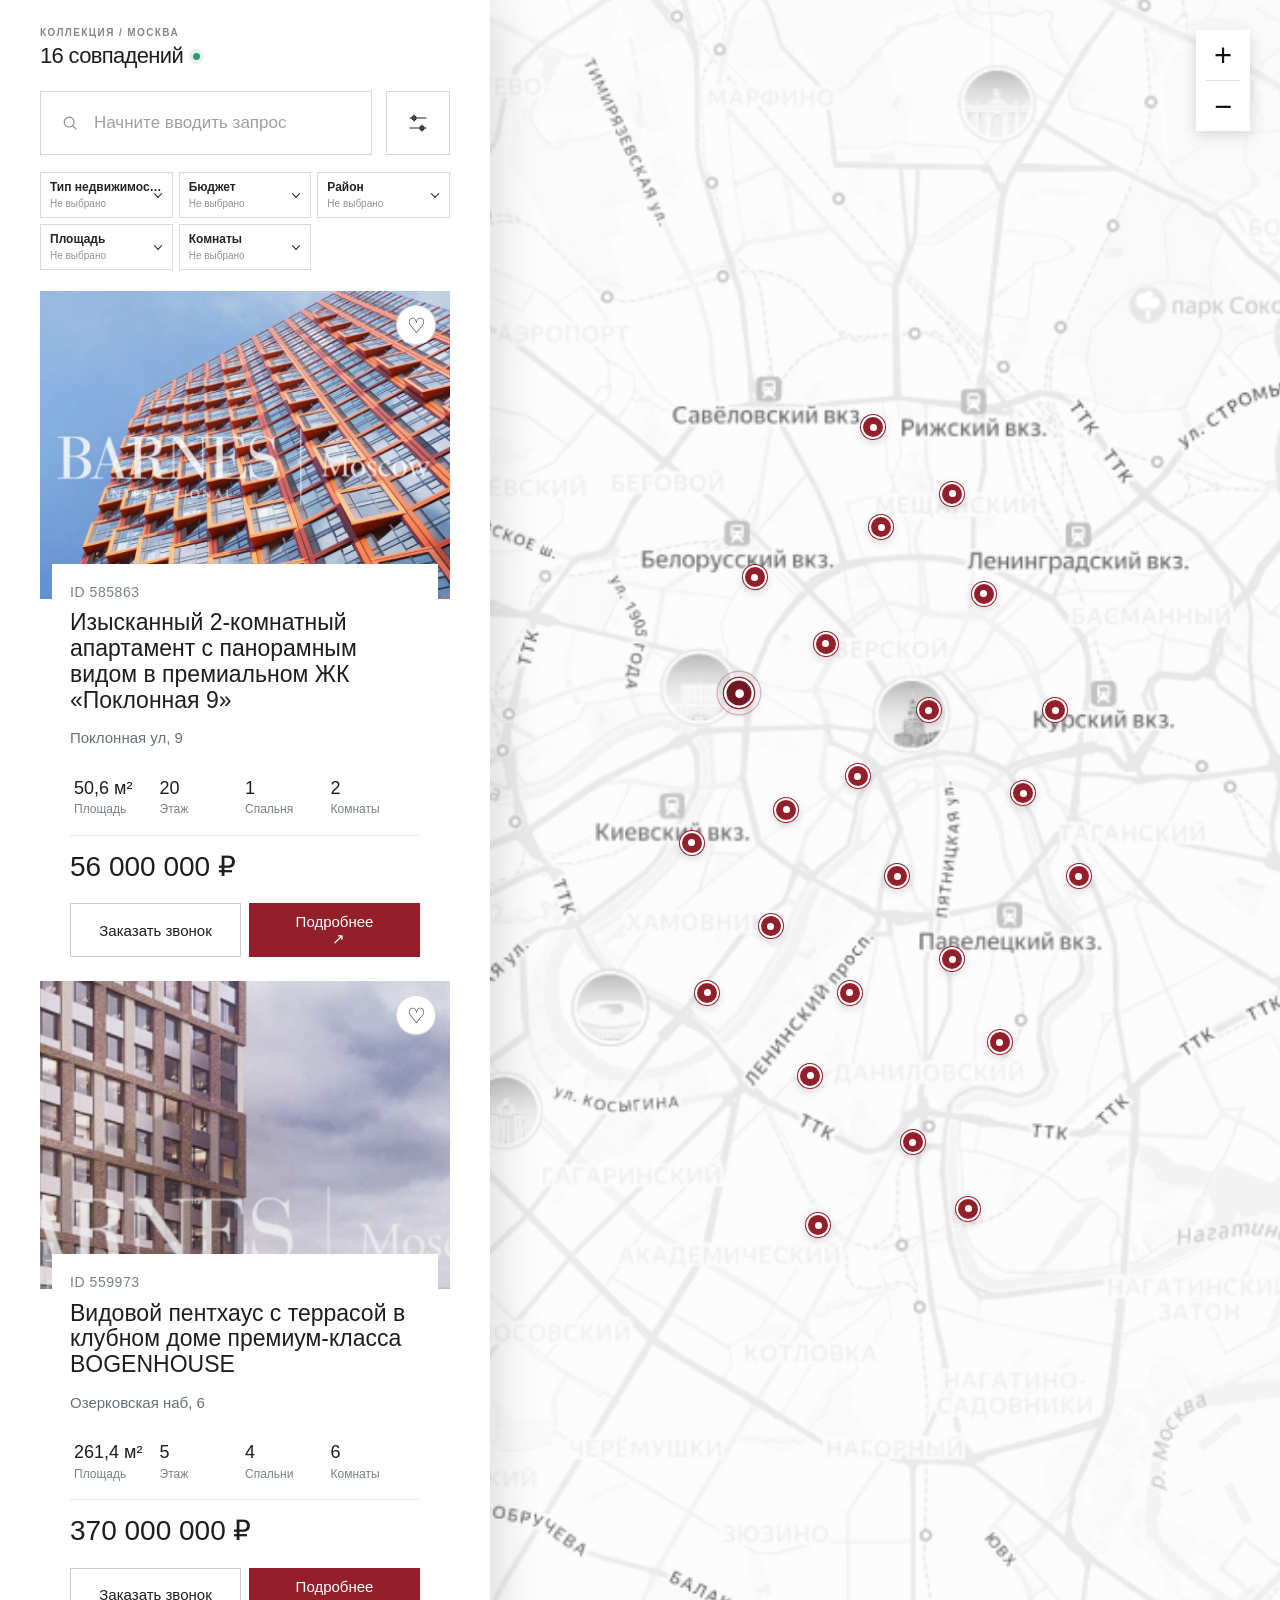
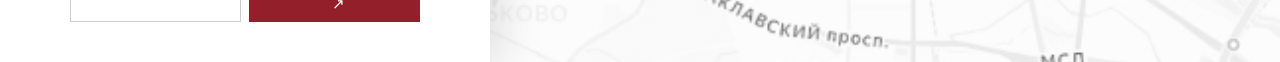
<file: index.html>
<!doctype html>
<html lang="ru">
  <head>
    <meta charset="UTF-8" />
    <meta name="viewport" content="width=device-width, initial-scale=1.0" />
    <meta name="description" content="Поиск премиальной недвижимости на карте Москвы с быстрыми фильтрами." />
    <meta name="theme-color" content="#f7f7f5" />
    <title>Поиск недвижимости на карте</title>
    <link rel="stylesheet" href="./styles.css" />
  </head>
  <body>
    <a class="skip-link" href="#map">Перейти к карте</a>

    <main class="app-shell">
      <aside class="results-panel" aria-label="Результаты поиска">
        <header class="panel-header">
          <p class="eyebrow">Коллекция / Москва</p>
          <div class="heading-row">
            <h1 id="result-title">16 совпадений</h1>
            <span class="live-indicator" aria-label="Поиск обновляется"></span>
          </div>

          <div class="search-row">
            <label class="search-field" for="search-input">
              <svg aria-hidden="true" viewBox="0 0 24 24" width="18" height="18">
                <circle cx="10.8" cy="10.8" r="6.6"></circle>
                <path d="m16 16 4.5 4.5"></path>
              </svg>
              <input id="search-input" type="search" placeholder="Начните вводить запрос" autocomplete="off" />
            </label>
            <button class="icon-button" id="advanced-filter-button" type="button" aria-expanded="false" aria-controls="filter-drawer" aria-label="Открыть все фильтры">
              <svg aria-hidden="true" viewBox="0 0 24 24" width="24" height="24">
                <path d="M4 7h16M4 17h16M8 4v6M16 14v6"></path>
                <circle cx="8" cy="7" r="2"></circle>
                <circle cx="16" cy="17" r="2"></circle>
              </svg>
            </button>
          </div>

          <div class="map-quick-menu" id="quick-menu">
            <div class="quick-menu__header">
            </div>
            <div class="quick-filter-list" id="quick-filter-list"></div>
            <div class="filter-popover" id="filter-popover" hidden>
              <div class="filter-popover__header">
                <span id="popover-title">Фильтр</span>
                <button class="popover-close" id="popover-close" type="button" aria-label="Закрыть фильтр">×</button>
              </div>
              <div class="filter-options" id="filter-options"></div>
            </div>
          </div>

          <div class="applied-row" aria-live="polite">
            <button class="text-button" id="clear-filters" type="button" hidden>Сбросить</button>
          </div>
          <div class="applied-filters" id="applied-filters"></div>
        </header>

        <section class="property-list" id="property-list" aria-label="Найденные объекты">
          <article class="property-card" data-search="поклонная апартамент премиум квартира цао">
            <div class="property-image">
              <img src="./assets/project-figma.jpg" alt="Фасад жилого комплекса Barnes Moscow" />
              <button class="save-button" type="button" aria-label="Добавить в избранное" aria-pressed="false">♡</button>
            </div>
            <div class="property-card__body">
              <span class="property-id">ID 585863</span>
              <h2 class="property-card__name">Изысканный 2-комнатный апартамент с панорамным видом в премиальном ЖК «Поклонная 9»</h2>
              <p class="property-address">Поклонная ул, 9</p>
              <div class="property-meta" aria-label="Характеристики объекта">
                <span><strong>50,6 м²</strong><small>Площадь</small></span>
                <span><strong>20</strong><small>Этаж</small></span>
                <span><strong>1</strong><small>Спальня</small></span>
                <span><strong>2</strong><small>Комнаты</small></span>
              </div>
              <p class="property-price">56 000 000 ₽</p>
            </div>
            <div class="property-card__actions">
              <button class="card-action card-action--secondary" type="button">Заказать звонок</button>
              <a class="card-action card-action--primary" href="#details">Подробнее <span aria-hidden="true">↗</span></a>
            </div>
          </article>

          <article class="property-card" data-search="bogenhouse пентхаус премиум квартира цао">
            <div class="property-image property-image--second">
              <img src="./assets/project-second.jpg" alt="Архитектура жилого комплекса в Москве" />
              <button class="save-button" type="button" aria-label="Добавить в избранное" aria-pressed="false">♡</button>
            </div>
            <div class="property-card__body">
              <span class="property-id">ID 559973</span>
              <h2 class="property-card__name">Видовой пентхаус с террасой в клубном доме премиум-класса BOGENHOUSE</h2>
              <p class="property-address">Озерковская наб, 6</p>
              <div class="property-meta" aria-label="Характеристики объекта">
                <span><strong>261,4 м²</strong><small>Площадь</small></span>
                <span><strong>5</strong><small>Этаж</small></span>
                <span><strong>4</strong><small>Спальни</small></span>
                <span><strong>6</strong><small>Комнаты</small></span>
              </div>
              <p class="property-price">370 000 000 ₽</p>
            </div>
            <div class="property-card__actions">
              <button class="card-action card-action--secondary" type="button">Заказать звонок</button>
              <a class="card-action card-action--primary" href="#details">Подробнее <span aria-hidden="true">↗</span></a>
            </div>
          </article>
        </section>
      </aside>

      <section class="map-area" id="map" aria-label="Карта объектов недвижимости">
        <div class="map-background" aria-hidden="true"></div>
        <div class="map-wash" aria-hidden="true"></div>

        <div class="mobile-map-toolbar" aria-label="Инструменты карты">
          <button class="mobile-filter-button" id="mobile-filter-button" type="button" aria-expanded="false" aria-controls="filter-drawer" aria-label="Открыть фильтры">
            <svg aria-hidden="true" viewBox="0 0 24 24" width="24" height="24">
              <path d="M4 7h16M4 17h16M8 4v6M16 14v6"></path>
              <circle cx="8" cy="7" r="2"></circle>
              <circle cx="16" cy="17" r="2"></circle>
            </svg>
          </button>
        </div>

        <div class="map-controls" aria-label="Управление масштабом карты">
          <button type="button" id="zoom-in" aria-label="Увеличить масштаб">+</button>
          <span></span>
          <button type="button" id="zoom-out" aria-label="Уменьшить масштаб">−</button>
        </div>

        <div class="map-markers" id="map-markers" aria-label="Объекты на карте"></div>

        <aside class="mobile-object-card" id="mobile-object-card" hidden aria-live="polite">
          <button class="mobile-object-card__close" id="mobile-object-close" type="button" aria-label="Закрыть информацию об объекте">×</button>
          <img class="mobile-object-card__image" id="mobile-object-image" src="./assets/project-figma.jpg" alt="" />
          <span class="mobile-object-card__id" id="mobile-object-id"></span>
          <h2 id="mobile-object-title"></h2>
          <p class="mobile-object-card__address" id="mobile-object-address"></p>
          <div class="mobile-object-card__stats" id="mobile-object-stats"></div>
          <strong class="mobile-object-card__price" id="mobile-object-price"></strong>
        </aside>

        <aside class="filter-drawer" id="filter-drawer" hidden aria-label="Все фильтры">
          <button class="filter-backdrop" id="drawer-backdrop" type="button" aria-label="Закрыть все фильтры"></button>
          <div class="filter-dialog" role="dialog" aria-modal="true" aria-labelledby="drawer-title">
            <div class="filter-drawer__header">
              <h2 id="drawer-title">Фильтры</h2>
              <button class="popover-close" id="drawer-close" type="button" aria-label="Закрыть все фильтры">×</button>
            </div>
            <div class="drawer-groups" id="drawer-groups"></div>
            <div class="filter-drawer__footer">
              <button class="reset-button" id="reset-filters" type="button">Сбросить фильтры</button>
              <button class="apply-button" id="apply-filters" type="button">Применить</button>
            </div>
          </div>
        </aside>
      </section>
    </main>

    <script src="./app.js" defer></script>
  </body>
</html>
</file>
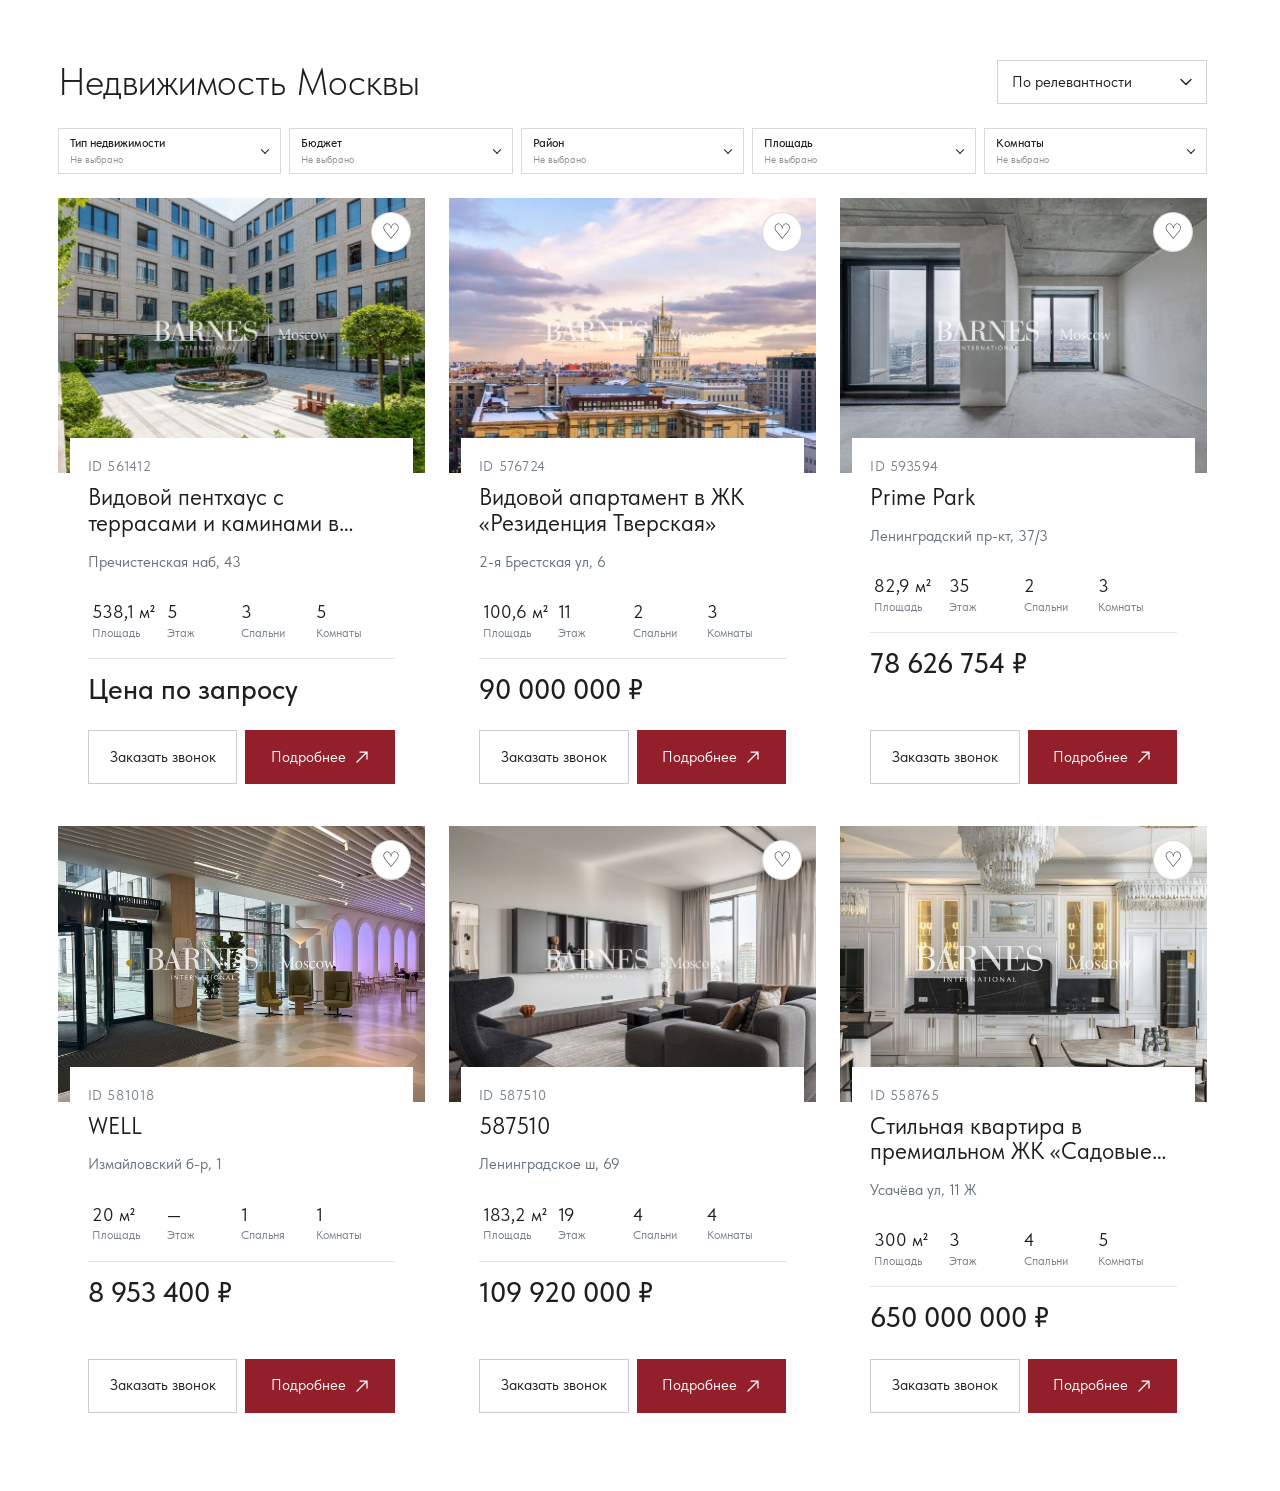
<file: listing.html>
<!doctype html>
<html lang="ru">
  <head>
    <meta charset="UTF-8" />
    <meta name="viewport" content="width=device-width, initial-scale=1.0" />
    <meta name="description" content="Каталог городской недвижимости Москвы: квартиры, апартаменты и пентхаусы." />
    <meta name="theme-color" content="#ffffff" />
    <title>Недвижимость Москвы — каталог</title>
    <link rel="stylesheet" href="./listing.css?v=20260930-5" />
  </head>
  <body>
    <main>
      <section class="catalog" aria-labelledby="catalog-title">
        <div class="catalog__inner">
          <header class="catalog__header">
            <h1 id="catalog-title">Недвижимость Москвы</h1>
            <label class="sort-control">
              <span class="visually-hidden">Сортировка</span>
              <select id="sort-select" aria-label="Сортировка объектов">
                <option value="relevance">По релевантности</option>
                <option value="price-asc">Цена меньше</option>
                <option value="price-desc">Цена больше</option>
                <option value="area-asc">Площадь меньше</option>
                <option value="area-desc">Площадь больше</option>
              </select>
            </label>
          </header>

          <div class="quick-filters" id="quick-filters" aria-label="Быстрые фильтры">
            <button class="quick-filter" type="button" data-filter="type" aria-expanded="false">
              <span class="quick-filter__label">Тип недвижимости</span>
              <span class="quick-filter__value">Не выбрано</span>
              <span class="quick-filter__chevron" aria-hidden="true"></span>
            </button>
            <button class="quick-filter" type="button" data-filter="budget" aria-expanded="false">
              <span class="quick-filter__label">Бюджет</span>
              <span class="quick-filter__value">Не выбрано</span>
              <span class="quick-filter__chevron" aria-hidden="true"></span>
            </button>
            <button class="quick-filter" type="button" data-filter="district" aria-expanded="false">
              <span class="quick-filter__label">Район</span>
              <span class="quick-filter__value">Не выбрано</span>
              <span class="quick-filter__chevron" aria-hidden="true"></span>
            </button>
            <button class="quick-filter" type="button" data-filter="area" aria-expanded="false">
              <span class="quick-filter__label">Площадь</span>
              <span class="quick-filter__value">Не выбрано</span>
              <span class="quick-filter__chevron" aria-hidden="true"></span>
            </button>
            <button class="quick-filter" type="button" data-filter="rooms" aria-expanded="false">
              <span class="quick-filter__label">Комнаты</span>
              <span class="quick-filter__value">Не выбрано</span>
              <span class="quick-filter__chevron" aria-hidden="true"></span>
            </button>
            <div class="quick-filter-popover" id="quick-filter-popover" hidden role="dialog" aria-label="Выбор фильтра">
              <div class="quick-filter-popover__header">
                <span id="quick-filter-popover-title">Фильтр</span>
                <button class="quick-filter-popover__close" id="quick-filter-popover-close" type="button" aria-label="Закрыть фильтр">×</button>
              </div>
              <div class="quick-filter-popover__options" id="quick-filter-popover-options"></div>
            </div>
          </div>

          <ul class="catalog__list" id="catalog-list">
            <li class="catalog__item" data-order="1">
              <article class="apartment-card" data-price="0" data-area="538.1" data-type="Пентхаус" data-budget="от 200 млн ₽" data-district="Хамовники" data-rooms="5+">
                <div class="apartment-card__media">
                  <a class="apartment-card__media-link" href="https://barn-estate.ru/vtorichnaya-nedvizhimost/561412/" aria-label="Открыть объект CARRE BLANC">
                    <img class="apartment-card__image" src="./assets/listing-01.jpg" alt="Пентхаус CARRE BLANC" />
                  </a>
                  <button class="apartment-card__favorite" type="button" aria-pressed="false" aria-label="Добавить в избранное">♡</button>
                </div>
                <div class="apartment-card__body">
                  <span class="apartment-card__id">ID 561412</span>
                  <a class="apartment-card__name" href="https://barn-estate.ru/vtorichnaya-nedvizhimost/561412/">Видовой пентхаус с террасами и каминами в премиальном клубном доме CARRE BLANC</a>
                  <p class="apartment-card__address">Пречистенская наб, 43</p>
                  <div class="apartment-card__stats" aria-label="Характеристики объекта">
                    <span><strong>538,1 м²</strong><small>Площадь</small></span>
                    <span><strong>5</strong><small>Этаж</small></span>
                    <span><strong>3</strong><small>Спальни</small></span>
                    <span><strong>5</strong><small>Комнаты</small></span>
                  </div>
                  <p class="apartment-card__price">Цена по запросу</p>
                </div>
                <div class="apartment-card__actions">
                  <button class="card-action card-action--secondary" type="button">Заказать звонок</button>
                  <a class="card-action card-action--primary" href="https://barn-estate.ru/vtorichnaya-nedvizhimost/561412/">Подробнее <span class="card-action__arrow" aria-hidden="true"><svg viewBox="0 0 16 16" fill="none"><path d="M3 13 13 3M6 3h7v7" stroke="currentColor" stroke-linecap="round" stroke-linejoin="round" stroke-width="1.25" /></svg></span></a>
                </div>
              </article>
            </li>

            <li class="catalog__item" data-order="2">
              <article class="apartment-card" data-price="90000000" data-area="100.6" data-type="Апартаменты" data-budget="50–100 млн ₽" data-district="ЦАО" data-rooms="2–3">
                <div class="apartment-card__media">
                  <a class="apartment-card__media-link" href="https://barn-estate.ru/vtorichnaya-nedvizhimost/576724/" aria-label="Открыть объект в ЖК Резиденция Тверская">
                    <img class="apartment-card__image" src="./assets/listing-02.jpg" alt="Апартамент в ЖК Резиденция Тверская" />
                  </a>
                  <button class="apartment-card__favorite" type="button" aria-pressed="false" aria-label="Добавить в избранное">♡</button>
                </div>
                <div class="apartment-card__body">
                  <span class="apartment-card__id">ID 576724</span>
                  <a class="apartment-card__name" href="https://barn-estate.ru/vtorichnaya-nedvizhimost/576724/">Видовой апартамент в ЖК «Резиденция Тверская»</a>
                  <p class="apartment-card__address">2-я Брестская ул, 6</p>
                  <div class="apartment-card__stats" aria-label="Характеристики объекта">
                    <span><strong>100,6 м²</strong><small>Площадь</small></span>
                    <span><strong>11</strong><small>Этаж</small></span>
                    <span><strong>2</strong><small>Спальни</small></span>
                    <span><strong>3</strong><small>Комнаты</small></span>
                  </div>
                  <p class="apartment-card__price">90 000 000 ₽</p>
                </div>
                <div class="apartment-card__actions">
                  <button class="card-action card-action--secondary" type="button">Заказать звонок</button>
                  <a class="card-action card-action--primary" href="https://barn-estate.ru/vtorichnaya-nedvizhimost/576724/">Подробнее <span class="card-action__arrow" aria-hidden="true"><svg viewBox="0 0 16 16" fill="none"><path d="M3 13 13 3M6 3h7v7" stroke="currentColor" stroke-linecap="round" stroke-linejoin="round" stroke-width="1.25" /></svg></span></a>
                </div>
              </article>
            </li>

            <li class="catalog__item" data-order="3">
              <article class="apartment-card" data-price="78626754" data-area="82.9" data-type="Квартира" data-budget="50–100 млн ₽" data-district="Пресненский" data-rooms="2–3">
                <div class="apartment-card__media">
                  <a class="apartment-card__media-link" href="https://barn-estate.ru/vtorichnaya-nedvizhimost/593594/" aria-label="Открыть объект Prime Park">
                    <img class="apartment-card__image" src="./assets/listing-03.jpg" alt="Prime Park" />
                  </a>
                  <button class="apartment-card__favorite" type="button" aria-pressed="false" aria-label="Добавить в избранное">♡</button>
                </div>
                <div class="apartment-card__body">
                  <span class="apartment-card__id">ID 593594</span>
                  <a class="apartment-card__name" href="https://barn-estate.ru/vtorichnaya-nedvizhimost/593594/">Prime Park</a>
                  <p class="apartment-card__address">Ленинградский пр-кт, 37/3</p>
                  <div class="apartment-card__stats" aria-label="Характеристики объекта">
                    <span><strong>82,9 м²</strong><small>Площадь</small></span>
                    <span><strong>35</strong><small>Этаж</small></span>
                    <span><strong>2</strong><small>Спальни</small></span>
                    <span><strong>3</strong><small>Комнаты</small></span>
                  </div>
                  <p class="apartment-card__price">78 626 754 ₽</p>
                </div>
                <div class="apartment-card__actions">
                  <button class="card-action card-action--secondary" type="button">Заказать звонок</button>
                  <a class="card-action card-action--primary" href="https://barn-estate.ru/vtorichnaya-nedvizhimost/593594/">Подробнее <span class="card-action__arrow" aria-hidden="true"><svg viewBox="0 0 16 16" fill="none"><path d="M3 13 13 3M6 3h7v7" stroke="currentColor" stroke-linecap="round" stroke-linejoin="round" stroke-width="1.25" /></svg></span></a>
                </div>
              </article>
            </li>

            <li class="catalog__item" data-order="4">
              <article class="apartment-card" data-price="8953400" data-area="20" data-type="Апартаменты" data-budget="до 50 млн ₽" data-district="ЦАО" data-rooms="1">
                <div class="apartment-card__media">
                  <a class="apartment-card__media-link" href="https://barn-estate.ru/novostroyki/581018/" aria-label="Открыть объект WELL">
                    <img class="apartment-card__image" src="./assets/listing-04.jpg" alt="WELL" />
                  </a>
                  <button class="apartment-card__favorite" type="button" aria-pressed="false" aria-label="Добавить в избранное">♡</button>
                </div>
                <div class="apartment-card__body">
                  <span class="apartment-card__id">ID 581018</span>
                  <a class="apartment-card__name" href="https://barn-estate.ru/novostroyki/581018/">WELL</a>
                  <p class="apartment-card__address">Измайловский б-р, 1</p>
                  <div class="apartment-card__stats" aria-label="Характеристики объекта">
                    <span><strong>20 м²</strong><small>Площадь</small></span>
                    <span><strong>—</strong><small>Этаж</small></span>
                    <span><strong>1</strong><small>Спальня</small></span>
                    <span><strong>1</strong><small>Комнаты</small></span>
                  </div>
                  <p class="apartment-card__price">8 953 400 ₽</p>
                </div>
                <div class="apartment-card__actions">
                  <button class="card-action card-action--secondary" type="button">Заказать звонок</button>
                  <a class="card-action card-action--primary" href="https://barn-estate.ru/novostroyki/581018/">Подробнее <span class="card-action__arrow" aria-hidden="true"><svg viewBox="0 0 16 16" fill="none"><path d="M3 13 13 3M6 3h7v7" stroke="currentColor" stroke-linecap="round" stroke-linejoin="round" stroke-width="1.25" /></svg></span></a>
                </div>
              </article>
            </li>

            <li class="catalog__item" data-order="5">
              <article class="apartment-card" data-price="109920000" data-area="183.2" data-type="Апартаменты" data-budget="100–200 млн ₽" data-district="ЦАО" data-rooms="4–5">
                <div class="apartment-card__media">
                  <a class="apartment-card__media-link" href="https://barn-estate.ru/vtorichnaya-nedvizhimost/587510/" aria-label="Открыть объект ID 587510">
                    <img class="apartment-card__image" src="./assets/listing-05.jpg" alt="Объект на Ленинградском шоссе" />
                  </a>
                  <button class="apartment-card__favorite" type="button" aria-pressed="false" aria-label="Добавить в избранное">♡</button>
                </div>
                <div class="apartment-card__body">
                  <span class="apartment-card__id">ID 587510</span>
                  <a class="apartment-card__name" href="https://barn-estate.ru/vtorichnaya-nedvizhimost/587510/">587510</a>
                  <p class="apartment-card__address">Ленинградское ш, 69</p>
                  <div class="apartment-card__stats" aria-label="Характеристики объекта">
                    <span><strong>183,2 м²</strong><small>Площадь</small></span>
                    <span><strong>19</strong><small>Этаж</small></span>
                    <span><strong>4</strong><small>Спальни</small></span>
                    <span><strong>4</strong><small>Комнаты</small></span>
                  </div>
                  <p class="apartment-card__price">109 920 000 ₽</p>
                </div>
                <div class="apartment-card__actions">
                  <button class="card-action card-action--secondary" type="button">Заказать звонок</button>
                  <a class="card-action card-action--primary" href="https://barn-estate.ru/vtorichnaya-nedvizhimost/587510/">Подробнее <span class="card-action__arrow" aria-hidden="true"><svg viewBox="0 0 16 16" fill="none"><path d="M3 13 13 3M6 3h7v7" stroke="currentColor" stroke-linecap="round" stroke-linejoin="round" stroke-width="1.25" /></svg></span></a>
                </div>
              </article>
            </li>

            <li class="catalog__item" data-order="6">
              <article class="apartment-card" data-price="650000000" data-area="300" data-type="Квартира" data-budget="от 200 млн ₽" data-district="Хамовники" data-rooms="4–5">
                <div class="apartment-card__media">
                  <a class="apartment-card__media-link" href="https://barn-estate.ru/vtorichnaya-nedvizhimost/558765/" aria-label="Открыть объект в Садовых кварталах">
                    <img class="apartment-card__image" src="./assets/listing-06.jpg" alt="Квартира в Садовых кварталах" />
                  </a>
                  <button class="apartment-card__favorite" type="button" aria-pressed="false" aria-label="Добавить в избранное">♡</button>
                </div>
                <div class="apartment-card__body">
                  <span class="apartment-card__id">ID 558765</span>
                  <a class="apartment-card__name" href="https://barn-estate.ru/vtorichnaya-nedvizhimost/558765/">Стильная квартира в премиальном ЖК «Садовые кварталы»</a>
                  <p class="apartment-card__address">Усачёва ул, 11 Ж</p>
                  <div class="apartment-card__stats" aria-label="Характеристики объекта">
                    <span><strong>300 м²</strong><small>Площадь</small></span>
                    <span><strong>3</strong><small>Этаж</small></span>
                    <span><strong>4</strong><small>Спальни</small></span>
                    <span><strong>5</strong><small>Комнаты</small></span>
                  </div>
                  <p class="apartment-card__price">650 000 000 ₽</p>
                </div>
                <div class="apartment-card__actions">
                  <button class="card-action card-action--secondary" type="button">Заказать звонок</button>
                  <a class="card-action card-action--primary" href="https://barn-estate.ru/vtorichnaya-nedvizhimost/558765/">Подробнее <span class="card-action__arrow" aria-hidden="true"><svg viewBox="0 0 16 16" fill="none"><path d="M3 13 13 3M6 3h7v7" stroke="currentColor" stroke-linecap="round" stroke-linejoin="round" stroke-width="1.25" /></svg></span></a>
                </div>
              </article>
            </li>
          </ul>
          <p class="catalog__empty" id="catalog-empty" hidden>По выбранным параметрам объектов не найдено.</p>
        </div>
      </section>
    </main>
    <script src="./listing.js" defer></script>
  </body>
</html>
</file>
<file: styles.css>
:root {
  --paper: #f7f7f5;
  --surface: #ffffff;
  --ink: #1e1e1e;
  --muted: #858585;
  --line: rgba(26, 26, 26, 0.18);
  --line-soft: rgba(26, 26, 26, 0.1);
  --accent: #931f2b;
  --accent-deep: #711822;
  --accent-soft: #f7e9ea;
  --sidebar-width: clamp(490px, 31.1vw, 597px);
  --radius-sm: 0;
  --radius-md: 0;
  --shadow-float: 0 18px 50px rgba(18, 18, 18, 0.16);
  --ease: cubic-bezier(0.2, 0.7, 0.2, 1);
  font-family: "Tilda Sans", "Helvetica Neue", Arial, sans-serif;
  color: var(--ink);
  background: var(--paper);
  font-synthesis: none;
}

* { box-sizing: border-box; }
html { min-width: 320px; scroll-behavior: smooth; }
body { margin: 0; min-width: 320px; background: var(--paper); }
button, input { font: inherit; }
button, a { -webkit-tap-highlight-color: transparent; }
button { cursor: pointer; }
a { color: inherit; }

.skip-link {
  position: fixed;
  z-index: 20;
  top: 12px;
  left: 12px;
  padding: 10px 14px;
  color: #fff;
  background: var(--ink);
  border-radius: 0;
  transform: translateY(-160%);
}
.skip-link:focus { transform: translateY(0); }

.app-shell {
  display: grid;
  grid-template-columns: var(--sidebar-width) minmax(0, 1fr);
  min-height: 100svh;
  overflow: hidden;
}

.results-panel {
  position: relative;
  z-index: 3;
  min-height: 100svh;
  overflow: auto;
  background: var(--surface);
  box-shadow: 12px 4px 40px rgba(0, 0, 0, 0.11);
  scrollbar-width: thin;
  scrollbar-color: #d9d9d9 transparent;
}

.panel-header { padding: 26px 40px 0; }
.eyebrow {
  margin: 0;
  color: var(--muted);
  font-size: 10px;
  font-weight: 700;
  letter-spacing: 0.14em;
  line-height: 1.3;
  text-transform: uppercase;
}
.heading-row { display: flex; align-items: center; gap: 10px; margin-top: 4px; }
h1, h2, p { margin-block: 0; }
h1 { font-size: clamp(22px, 1.55vw, 24px); font-weight: 500; letter-spacing: -0.03em; }
.live-indicator { width: 7px; height: 7px; border-radius: 50%; background: #2d9a69; box-shadow: 0 0 0 4px #e6f4ed; }

.search-row { display: grid; grid-template-columns: minmax(0, 1fr) 64px; gap: 14px; margin-top: 22px; }
.search-field, .icon-button {
  min-height: 64px;
  border: 0.7px solid var(--line);
  border-radius: 0;
  background: var(--surface);
}
.search-field { display: flex; align-items: center; gap: 13px; padding: 0 20px; }
.search-field svg { flex: 0 0 auto; fill: none; stroke: currentColor; stroke-width: 1.5; color: #888; }
.search-field input { width: 100%; min-width: 0; border: 0; outline: 0; color: var(--ink); background: transparent; font-size: 17px; }
.search-field input::placeholder { color: #a0a0a0; }
.search-field:focus-within, .icon-button:focus-visible, .quick-filter:focus-visible, .map-controls button:focus-visible, .option:focus-visible, .save-button:focus-visible, .text-button:focus-visible, .apply-button:focus-visible, a:focus-visible { outline: 3px solid rgba(147, 31, 43, 0.24); outline-offset: 3px; }
.icon-button { display: grid; place-items: center; color: #222; transition: background 180ms var(--ease), color 180ms var(--ease); }
.icon-button:hover, .icon-button[aria-expanded="true"] { color: var(--accent); background: var(--accent-soft); }
.icon-button svg { fill: none; stroke: currentColor; stroke-width: 1.2; stroke-linecap: round; }

.applied-row { display: flex; align-items: center; justify-content: space-between; gap: 16px; margin-top: 18px; }
.applied-row:has(#clear-filters[hidden]) { display: none; }
.applied-label { color: #555; font-size: 13px; font-weight: 600; }
.text-button { border: 0; padding: 0; color: var(--accent); background: transparent; font-size: 12px; }
.text-button:hover { text-decoration: underline; }
.applied-filters { display: flex; flex-wrap: wrap; gap: 6px; min-height: 0; margin-top: 9px; }
.applied-filters:empty { display: none; }
.applied-chip { display: inline-flex; align-items: center; gap: 6px; padding: 6px 9px; color: var(--accent-deep); border-radius: 0; background: var(--accent-soft); font-size: 11px; }
.applied-chip button { width: 15px; height: 15px; padding: 0; border: 0; color: inherit; background: transparent; line-height: 1; }

.property-list { display: grid; gap: 24px; padding: 21px 40px 40px; }
.property-card { overflow: hidden; border: 0; border-radius: 0; background: #fff; transition: opacity 220ms var(--ease), transform 220ms var(--ease), box-shadow 220ms var(--ease); }
.property-card:hover { transform: translateY(-2px); box-shadow: 0 12px 28px rgba(0, 0, 0, 0.08); }
.property-card.is-hidden { display: none; }
.property-image { position: relative; aspect-ratio: 720 / 540; overflow: hidden; background: #dfe8ed; }
.property-image img { display: block; width: 100%; height: 100%; object-fit: cover; }
.property-image--second img { object-position: center 65%; filter: saturate(0.78) brightness(0.94); }
.save-button { position: absolute; top: 14px; right: 14px; width: 40px; height: 40px; border: 1px solid rgba(30, 30, 30, 0.16); border-radius: 50%; color: var(--ink); background: #fff; font-size: 21px; line-height: 1; transition: background 180ms var(--ease), color 180ms var(--ease); }
.save-button[aria-pressed="true"] { color: #fff; background: var(--accent); }
.property-card__body { position: relative; z-index: 1; display: flex; flex-direction: column; margin: -35px 12px 0; padding: 20px 18px 0; background: #fff; }
.property-id { display: block; color: #78808a; font-size: 14px; letter-spacing: 0.04em; line-height: 1.2; }
.property-card__name { display: block; margin: 10px 0 15px; font-size: 23px; font-weight: 400; line-height: 1.12; letter-spacing: 0; }
.property-address { margin: 0; color: #65717a; font-size: 15px; line-height: 1.35; }
.property-meta { display: grid; grid-template-columns: repeat(4, minmax(0, 1fr)); gap: 0; margin-top: 17px; padding: 13px 4px 0; }
.property-meta span { display: flex; flex-direction: column; gap: 4px; min-width: 0; padding: 0; border: 0; color: var(--ink); font-size: 12px; white-space: nowrap; }
.property-meta strong { font-size: 18px; font-weight: 400; line-height: 1.1; }
.property-meta small { color: #78808a; font-size: 12px; line-height: 1.2; }
.meta-icon { position: relative; display: inline-block; width: 16px; height: 16px; flex: 0 0 16px; color: #393939; }
.meta-icon--area { border: 1px solid currentColor; border-radius: 2px; }
.meta-icon--area::before, .meta-icon--area::after { position: absolute; content: ""; width: 4px; height: 4px; border-top: 1px solid currentColor; border-left: 1px solid currentColor; }
.meta-icon--area::before { top: 2px; left: 2px; }
.meta-icon--area::after { right: 2px; bottom: 2px; transform: rotate(180deg); }
.meta-icon--type { border: 1px solid currentColor; border-radius: 2px; box-shadow: 3px 3px 0 -2px #fff, 3px 3px 0 -1px currentColor; }
.meta-icon--rooms::before { position: absolute; inset: 4px 1px 2px; border: 1px solid currentColor; border-radius: 2px; content: ""; }
.meta-icon--rooms::after { position: absolute; left: 3px; bottom: 0; width: 10px; border-bottom: 1px solid currentColor; content: ""; }
.meta-icon--year::before { position: absolute; left: 6px; bottom: 1px; width: 4px; height: 8px; border: 1px solid currentColor; border-radius: 5px 5px 2px 2px; content: ""; }
.meta-icon--year::after { position: absolute; left: 3px; top: 1px; width: 10px; height: 10px; border: 1px solid currentColor; border-radius: 50%; content: ""; }
.property-price { margin: 18px 0 0; padding-top: 14px; border-top: 1px solid var(--line-soft); font-size: 28px; font-weight: 500; line-height: 1.2; }
.property-card__actions { display: flex; gap: 8px; margin: 0 12px; padding: 20px 18px 0; }
.card-action { display: grid; min-height: 54px; place-items: center; padding: 9px 8px; border: 1px solid rgba(30, 30, 30, 0.22); border-radius: 0; color: var(--ink); background: #fff; font-size: 15px; line-height: 1; text-decoration: none; }
.card-action { flex: 1 1 0; }
.card-action--primary { border-color: var(--accent); color: #fff; background: var(--accent); }
.card-action span { margin-left: 7px; }

.map-area { position: relative; min-height: 100svh; overflow: hidden; isolation: isolate; background: #f5f6f6; }
.map-background { position: absolute; inset: 0; z-index: -3; background: url("./assets/map-figma.jpg") center / cover no-repeat; transform: scale(1.01); }
.map-wash { position: absolute; inset: 0; z-index: -2; pointer-events: none; background: linear-gradient(90deg, rgba(255,255,255,0.08), transparent 38%), linear-gradient(180deg, rgba(255,255,255,0.14), transparent 28%, rgba(255,255,255,0.1)); }

.map-quick-menu { position: absolute; z-index: 4; top: 30px; left: 32px; width: min(790px, calc(100% - 64px)); padding: 18px 18px 16px; border: 1px solid rgba(255,255,255,0.92); border-radius: 0; background: rgba(255,255,255,0.93); box-shadow: var(--shadow-float); backdrop-filter: blur(16px); }
.panel-header .map-quick-menu { position: relative; top: auto; left: auto; z-index: 1; width: auto; margin-top: 17px; padding: 0; border: 0; border-radius: 0; background: transparent; box-shadow: none; backdrop-filter: none; }
.quick-menu__header { display: flex; align-items: flex-start; justify-content: space-between; gap: 20px; }
.panel-header .quick-menu__header { display: none; }
.quick-menu__header h2 { margin-top: 3px; font-size: 20px; font-weight: 500; letter-spacing: -0.035em; }
.panel-header .quick-menu__header h2 { font-size: 16px; letter-spacing: -0.02em; }
.quick-menu__count { margin-top: 8px; color: var(--muted); font-size: 12px; white-space: nowrap; }
.quick-filter-list { display: grid; grid-template-columns: repeat(5, minmax(0, 1fr)); gap: 8px; margin-top: 15px; }
.panel-header .quick-filter-list { grid-template-columns: repeat(3, minmax(0, 1fr)); gap: 6px; margin-top: 16px; }
.quick-filter { position: relative; min-height: 49px; padding: 7px 11px; border: 1px solid rgba(30, 30, 30, 0.16); border-radius: 0; color: #242424; background: rgba(255,255,255,0.82); text-align: left; transition: border-color 180ms var(--ease), background 180ms var(--ease), color 180ms var(--ease), transform 180ms var(--ease); }
.panel-header .quick-filter { min-height: 46px; padding-inline: 9px; background: #fff; }
.quick-filter:hover { transform: translateY(-1px); border-color: var(--accent); }
.quick-filter.is-active { border-color: var(--accent); color: var(--accent-deep); background: var(--accent-soft); }
.quick-filter__label { display: block; overflow: hidden; color: inherit; font-size: 12px; font-weight: 600; line-height: 1.15; text-overflow: ellipsis; white-space: nowrap; }
.quick-filter__value { display: block; overflow: hidden; margin-top: 4px; color: #929292; font-size: 10px; text-overflow: ellipsis; white-space: nowrap; }
.quick-filter.is-active .quick-filter__value { color: var(--accent); }
.quick-filter__chevron { position: absolute; top: 50%; right: 11px; width: 6px; height: 6px; border-right: 1px solid currentColor; border-bottom: 1px solid currentColor; transform: translateY(-70%) rotate(45deg); }

.filter-popover { position: absolute; top: calc(100% - 5px); left: 18px; z-index: 8; width: min(270px, calc(100% - 36px)); padding: 13px; border: 1px solid var(--line-soft); border-radius: 0; background: #fff; box-shadow: var(--shadow-float); }
.panel-header .filter-popover { top: calc(100% + 8px); left: 0; width: min(270px, 100%); }
.filter-popover__header, .filter-drawer__header { display: flex; align-items: center; justify-content: space-between; gap: 16px; }
.filter-popover__header > span { font-size: 13px; font-weight: 700; }
.popover-close { display: grid; width: 30px; height: 30px; place-items: center; padding: 0; border: 0; border-radius: 0; color: currentColor; background: transparent; font-size: 24px; font-weight: 300; line-height: 1; }
.popover-close:hover { color: var(--accent); background: var(--accent-soft); }
.filter-options { display: grid; gap: 5px; margin-top: 9px; }
.option { display: flex; align-items: center; justify-content: space-between; min-height: 34px; padding: 0 9px; border: 0; border-radius: 0; color: #343434; background: transparent; font-size: 12px; text-align: left; }
.option:hover, .option.is-selected { color: var(--accent-deep); background: var(--accent-soft); }
.option.is-selected::after { content: "✓"; color: var(--accent); }

.map-controls { position: absolute; z-index: 3; top: 30px; right: 30px; display: grid; width: 54px; overflow: hidden; border-radius: 0; background: #fff; box-shadow: 0 4px 15px rgba(0,0,0,0.15); }
.map-controls button { height: 50px; border: 0; color: #111; background: #fff; font-size: 31px; font-weight: 300; line-height: 1; }
.map-controls button:hover { color: var(--accent); background: #fbf2f3; }
.map-controls span { height: 1px; margin: 0 10px; background: #dedede; }
.map-markers { position: absolute; inset: 0; z-index: 2; pointer-events: none; transform-origin: 50% 50%; transition: transform 280ms var(--ease); }
.map-marker { position: absolute; display: grid; width: 24px; height: 24px; place-items: center; padding: 0; border: 2px solid #fff; border-radius: 50%; color: #fff; background: var(--accent); box-shadow: 0 0 0 1px var(--accent), 0 3px 10px rgba(58, 12, 17, 0.18); pointer-events: auto; transition: transform 180ms var(--ease), background 180ms var(--ease); }
.map-marker::after { width: 7px; height: 7px; border-radius: 50%; background: #fff; content: ""; }
.map-marker:hover, .map-marker.is-selected { z-index: 2; background: var(--accent-deep); transform: scale(1.25); }
.map-marker.is-selected::before { position: absolute; inset: -8px; border: 1px solid rgba(147, 31, 43, 0.3); border-radius: 50%; content: ""; }

.mobile-map-toolbar, .mobile-object-card { display: none; }

.filter-drawer { position: fixed; inset: 0; z-index: 20; padding: 0; }
.filter-backdrop { position: absolute; inset: 0; width: 100%; height: 100%; border: 0; background: rgba(0, 0, 0, 0.14); }
.filter-dialog { position: absolute; top: 0; right: 0; display: grid; grid-template-rows: auto minmax(0, 1fr) auto; width: min(520px, calc(100% - var(--sidebar-width))); height: 100%; overflow: hidden; border-left: 1px solid #dedede; border-radius: 0; color: var(--ink); background: #fff; box-shadow: -18px 0 45px rgba(0, 0, 0, 0.14); }
.filter-drawer__header { min-height: 76px; padding: 24px 28px 21px; border-bottom: 1px solid var(--line-soft); }
.filter-drawer__header h2 { font-size: 24px; font-weight: 400; line-height: 1.2; }
.drawer-groups { min-height: 0; overflow: auto; padding: 0 28px; scrollbar-width: thin; scrollbar-color: #c1c1c1 transparent; }
.drawer-group { display: grid; gap: 14px; padding: 22px 0 23px; border-bottom: 1px solid var(--line-soft); }
.drawer-group__title { color: var(--ink); font-size: 18px; font-weight: 400; line-height: 1.35; }
.drawer-group__options { display: flex; flex-wrap: wrap; gap: 8px; }
.drawer-group .option { min-height: 38px; padding: 0 13px; border: 1px solid #d2d2d2; color: var(--ink); background: #fff; font-size: 14px; }
.drawer-group .option:hover, .drawer-group .option.is-selected { border-color: var(--accent); color: var(--accent-deep); background: var(--accent-soft); }
.drawer-inputs { display: grid; grid-template-columns: repeat(2, minmax(0, 1fr)); gap: 12px; }
.drawer-input { width: 100%; min-height: 46px; padding: 0 14px; border: 1px solid #d2d2d2; border-radius: 0; color: var(--ink); background: #fff; font-size: 15px; outline: 0; }
.drawer-input::placeholder { color: #858585; }
.drawer-input:focus { border-color: #fff; }
.drawer-checks { display: grid; grid-template-columns: repeat(3, minmax(0, 1fr)); gap: 14px 20px; }
.drawer-check { display: flex; align-items: center; gap: 9px; color: #4b4b4b; font-size: 14px; }
.drawer-check input { width: 17px; height: 17px; margin: 0; accent-color: var(--accent); }
.filter-drawer__footer { display: grid; grid-template-columns: 1fr 1fr; gap: 10px; padding: 18px 28px 22px; border-top: 1px solid var(--line-soft); background: #fff; }
.reset-button, .apply-button { min-height: 46px; border-radius: 0; font-size: 16px; font-weight: 400; }
.reset-button { border: 1px solid #d2d2d2; color: var(--ink); background: #fff; }
.apply-button { width: 100%; border: 1px solid #fff; color: #222; background: #fff; }
.reset-button:hover { background: #f2f2f2; }
.apply-button:hover { background: #eee; }

[hidden] { display: none !important; }

@media (max-width: 1080px) {
  :root { --sidebar-width: 430px; }
  .panel-header { padding-inline: 24px; }
  .property-list { padding-inline: 24px; }
  .property-meta { grid-template-columns: repeat(2, 1fr); }
  .quick-filter-list { grid-template-columns: repeat(3, 1fr); }
  .quick-filter:nth-child(4), .quick-filter:nth-child(5) { grid-column: span 1; }
}

@media (max-width: 780px) {
  .app-shell { display: block; overflow: visible; }
  body { overflow: hidden; }
  .results-panel { display: none; }
  .map-area { width: 100vw; height: 100svh; min-height: 100svh; }
  .mobile-map-toolbar { position: absolute; z-index: 5; top: 18px; right: 18px; display: block; }
  .mobile-filter-button { display: grid; width: 54px; height: 54px; place-items: center; padding: 0; border: 1px solid rgba(30,30,30,0.16); color: var(--ink); background: #fff; box-shadow: 0 4px 15px rgba(0,0,0,0.12); }
  .mobile-filter-button svg { fill: none; stroke: currentColor; stroke-width: 1.2; stroke-linecap: round; }
  .mobile-filter-button[aria-expanded="true"] { color: var(--accent); }
  .map-controls { top: 84px; right: 18px; }
  .mobile-object-card { position: absolute; right: 18px; bottom: 18px; left: 18px; z-index: 5; display: block; overflow: hidden; padding: 0 18px 16px; border: 1px solid rgba(30,30,30,0.14); color: var(--ink); background: rgba(255,255,255,0.97); box-shadow: 0 12px 34px rgba(0,0,0,0.18); }
  .mobile-object-card__image { display: block; width: calc(100% + 36px); height: 104px; margin: 0 -18px 16px; object-fit: cover; }
  .mobile-object-card__close { position: absolute; top: 10px; right: 12px; display: grid; width: 28px; height: 28px; place-items: center; padding: 0; border: 0; color: var(--ink); background: transparent; font-size: 23px; font-weight: 300; line-height: 1; }
  .mobile-object-card__id { display: block; color: #78808a; font-size: 13px; line-height: 1.2; }
  .mobile-object-card h2 { max-width: calc(100% - 26px); margin: 8px 0 8px; font-size: 20px; font-weight: 400; line-height: 1.16; }
  .mobile-object-card__address { margin: 0; color: #65717a; font-size: 14px; line-height: 1.35; }
  .mobile-object-card__stats { display: grid; grid-template-columns: repeat(4, minmax(0, 1fr)); gap: 8px; margin-top: 16px; }
  .mobile-object-card__stats span { display: grid; gap: 4px; min-width: 0; }
  .mobile-object-card__stats strong { font-size: 16px; font-weight: 400; line-height: 1.1; }
  .mobile-object-card__stats small { overflow: hidden; color: #78808a; font-size: 10px; line-height: 1.2; text-overflow: ellipsis; white-space: nowrap; }
  .mobile-object-card__price { display: block; margin-top: 16px; padding-top: 12px; border-top: 1px solid var(--line-soft); font-size: 24px; font-weight: 500; line-height: 1.15; }
  .filter-dialog { width: 100%; height: 100%; }
  .filter-drawer__header { padding-inline: 20px; }
  .drawer-groups { padding-inline: 20px; }
  .filter-drawer__footer { padding-inline: 20px; }
}

@media (max-width: 480px) {
  .search-row { grid-template-columns: minmax(0, 1fr) 56px; gap: 8px; }
  .search-field, .icon-button { min-height: 56px; }
  .search-field { padding-inline: 14px; }
  .property-card__topline { align-items: flex-start; flex-direction: column; gap: 4px; }
  .property-card__bottomline { align-items: flex-start; flex-direction: column; gap: 13px; }
  .property-card__bottomline a { align-self: flex-end; }
  .property-meta { grid-template-columns: repeat(2, minmax(0, 1fr)); }
  .drawer-inputs { grid-template-columns: 1fr; }
  .drawer-checks { grid-template-columns: repeat(2, minmax(0, 1fr)); gap: 14px 12px; }
  .filter-drawer__footer { grid-template-columns: 1fr; }
  .filter-drawer__footer .apply-button { order: -1; }
}

@media (prefers-reduced-motion: reduce) {
  *, *::before, *::after { scroll-behavior: auto !important; transition-duration: 0.01ms !important; animation-duration: 0.01ms !important; animation-iteration-count: 1 !important; }
}
</file>
<file: listing.css>
:root {
  --ink: #1e1e1e;
  --muted: #78808a;
  --address: #65717a;
  --line: rgba(30, 30, 30, 0.2);
  --line-soft: #e5e5e5;
  --accent: #931f2b;
  --surface: #fff;
  font-family: "Tilda Sans", "Tilda Sans Fallback", system-ui, -apple-system, "Segoe UI", Roboto, "Helvetica Neue", Arial, sans-serif;
  color: var(--ink);
  background: var(--surface);
  font-synthesis: none;
}

@font-face {
  font-family: "Tilda Sans";
  font-style: normal;
  font-weight: 300;
  font-display: swap;
  src: url("./assets/TildaSans-Light.woff2") format("woff2");
}

@font-face {
  font-family: "Tilda Sans";
  font-style: normal;
  font-weight: 400;
  font-display: swap;
  src: url("./assets/TildaSans-Regular.woff2") format("woff2");
}

@font-face {
  font-family: "Tilda Sans";
  font-style: normal;
  font-weight: 500;
  font-display: swap;
  src: url("./assets/TildaSans-Medium.woff2") format("woff2");
}

* { box-sizing: border-box; }
html { min-width: 320px; scroll-behavior: smooth; scrollbar-gutter: stable; }
body { min-width: 320px; margin: 0; background: var(--surface); }
button, select { font: inherit; }
button, a { -webkit-tap-highlight-color: transparent; }
a { color: inherit; }
button { cursor: pointer; }

.visually-hidden {
  position: absolute;
  width: 1px;
  height: 1px;
  padding: 0;
  margin: -1px;
  overflow: hidden;
  clip: rect(0 0 0 0);
  white-space: nowrap;
  border: 0;
}

.catalog { padding: 60px 0; }
.catalog__inner { width: 100%; max-width: 1920px; margin-inline: auto; padding-inline: 100px; }
@media (max-width: 1920px) {
  .catalog__inner { padding-inline: calc(-26.6667px + 6.59722vw); }
}
@media (max-width: 768px) {
  .catalog__inner { padding-inline: calc(8.94118px + 1.96078vw); }
}
.catalog__header { display: flex; align-items: center; justify-content: space-between; gap: 20px; min-height: 44px; line-height: 16px; }
.catalog__header h1 { min-width: 0; flex: 1 1 auto; margin: 0; font-size: 38px; font-weight: 300; line-height: 1.1; }
.sort-control { display: block; width: 210px; flex: 0 0 210px; }
.sort-control select { width: 100%; min-height: 44px; padding: 10px 36px 10px 14px; border: 1px solid var(--line); border-radius: 0; color: var(--ink); cursor: pointer; background: var(--surface) url("data:image/svg+xml;charset=utf-8,%3Csvg xmlns='http://www.w3.org/2000/svg' width='12' height='8' fill='none' viewBox='0 0 12 8'%3E%3Cpath stroke='%231e1e1e' stroke-linecap='round' stroke-linejoin='round' stroke-width='1.4' d='m1 1.5 5 5 5-5'/%3E%3C/svg%3E") no-repeat right 14px center; font-size: 15px; line-height: 15px; appearance: none; }
.sort-control select:focus-visible, .quick-filter:focus-visible, .quick-filter-popover button:focus-visible, .apartment-card a:focus-visible, .apartment-card button:focus-visible { outline: 3px solid rgba(147, 31, 43, 0.28); outline-offset: 3px; }

.quick-filters { position: relative; z-index: 4; display: grid; grid-template-columns: repeat(5, minmax(0, 1fr)); gap: 8px; margin-top: 24px; }
.quick-filter { position: relative; min-width: 0; min-height: 46px; padding: 7px 30px 7px 11px; border: 1px solid rgba(30, 30, 30, 0.16); border-radius: 0; color: var(--ink); background: var(--surface); text-align: left; }
.quick-filter:hover, .quick-filter[aria-expanded="true"] { border-color: var(--accent); }
.quick-filter.is-active { color: var(--accent); border-color: var(--accent); background: #f7e9ea; }
.quick-filter__label, .quick-filter__value { display: block; overflow: hidden; text-overflow: ellipsis; white-space: nowrap; }
.quick-filter__label { color: currentColor; font-size: 12px; font-weight: 600; line-height: 1.15; }
.quick-filter__value { margin-top: 4px; color: #929292; font-size: 10px; line-height: 1.1; }
.quick-filter.is-active .quick-filter__value { color: var(--accent); }
.quick-filter__chevron { position: absolute; top: 50%; right: 12px; width: 6px; height: 6px; border-right: 1px solid currentColor; border-bottom: 1px solid currentColor; transform: translateY(-70%) rotate(45deg); }
.quick-filter-popover { position: absolute; top: calc(100% + 8px); left: 0; width: min(280px, 100%); padding: 13px; border: 1px solid var(--line-soft); border-radius: 0; background: var(--surface); box-shadow: 0 18px 50px rgba(18, 18, 18, 0.16); }
.quick-filter-popover__header { display: flex; align-items: center; justify-content: space-between; gap: 16px; }
.quick-filter-popover__header > span { font-size: 13px; font-weight: 700; }
.quick-filter-popover__close { display: grid; width: 30px; height: 30px; place-items: center; padding: 0; border: 0; color: var(--ink); background: transparent; font-size: 24px; font-weight: 300; line-height: 1; }
.quick-filter-popover__options { display: grid; gap: 5px; margin-top: 9px; }
.quick-filter-option { min-height: 34px; padding: 0 9px; border: 0; color: var(--ink); background: transparent; font-size: 12px; text-align: left; }
.quick-filter-option:hover, .quick-filter-option.is-selected { color: var(--accent); background: #f7e9ea; }
.quick-filter-option.is-selected::after { float: right; content: "✓"; }

.catalog__list { display: grid; grid-template-columns: repeat(3, minmax(0, 1fr)); gap: 24px; padding: 0; margin: 24px 0 0; list-style: none; line-height: 16px; }
.catalog__item { min-width: 0; }
.catalog__item[hidden] { display: none; }
.catalog__empty { margin: 52px 0 0; color: var(--muted); font-size: 18px; }
.apartment-card { display: flex; min-width: 0; flex-direction: column; padding-bottom: 18px; line-height: 16px; }
.apartment-card__media { position: relative; aspect-ratio: 720 / 540; background: #f1f1f1; }
.apartment-card__media-link { display: block; height: 100%; }
.apartment-card__image { display: block; width: 100%; height: 100%; object-fit: cover; }
.apartment-card__favorite { position: absolute; top: 14px; right: 14px; display: grid; width: 40px; height: 40px; place-items: center; padding: 0 0 2px; border: 1px solid rgba(30, 30, 30, 0.16); border-radius: 50%; color: var(--ink); background: var(--surface); font-size: 21px; line-height: 1; }
.apartment-card__favorite[aria-pressed="true"] { color: #fff; background: var(--accent); }
.apartment-card__body { position: relative; z-index: 1; display: flex; min-height: 272px; flex-direction: column; margin: -35px 12px 0; padding: 20px 18px 0; background: var(--surface); }
.apartment-card__id { display: block; color: var(--muted); font-size: 14px; letter-spacing: 0.04em; line-height: 1.2; }
.apartment-card__name { display: -webkit-box; overflow: hidden; margin: 10px 0 15px; color: var(--ink); font-size: 23px; font-weight: 400; line-height: 1.12; text-decoration: none; -webkit-box-orient: vertical; -webkit-line-clamp: 2; }
.apartment-card__name:hover { text-decoration: underline; text-decoration-thickness: 1px; text-underline-offset: 3px; }
.apartment-card__address { margin: 0; color: var(--address); font-size: 15px; line-height: 1.35; }
.apartment-card__stats { display: grid; grid-template-columns: repeat(4, minmax(0, 1fr)); gap: 0; margin-top: 17px; padding: 13px 4px 0; }
.apartment-card__stats span { display: flex; min-width: 0; flex-direction: column; gap: 4px; }
.apartment-card__stats strong { overflow: hidden; font-size: 18px; font-weight: 400; line-height: 1.1; text-overflow: ellipsis; white-space: nowrap; }
.apartment-card__stats small { overflow: hidden; color: var(--muted); font-size: 12px; line-height: 1.2; text-overflow: ellipsis; white-space: nowrap; }
.apartment-card__price { margin: 18px 0 0; padding-top: 14px; border-top: 1px solid var(--line-soft); font-size: 28px; font-weight: 500; line-height: 1.2; }
.apartment-card__actions { display: flex; gap: 8px; margin: 0 12px; padding: 20px 18px 0; }
.card-action { display: flex; min-width: 0; min-height: 54px; flex: 1 1 0; align-items: center; justify-content: center; gap: 8px; padding: 9px 8px; border: 1px solid rgba(30, 30, 30, 0.22); border-radius: 0; color: var(--ink); background: var(--surface); font-size: 15px; line-height: 15px; text-align: center; text-decoration: none; white-space: nowrap; }
.card-action--primary { border-color: var(--accent); color: #fff; background: var(--accent); }
.card-action__arrow { display: inline-flex; width: 16px; height: 16px; flex: 0 0 16px; align-items: center; justify-content: center; }
.card-action__arrow svg { display: block; width: 16px; height: 16px; }
.card-action:hover { background: #f7f7f7; }
.card-action--primary:hover { background: #7b1924; }

@media (max-width: 980px) {
  .catalog__list { grid-template-columns: repeat(2, minmax(0, 1fr)); }
}

@media (max-width: 640px) {
  .catalog { padding: 36px 0 48px; }
  .catalog__header { align-items: flex-start; flex-direction: column; }
  .catalog__header h1 { font-size: 32px; }
  .sort-control { width: 100%; flex-basis: auto; }
  .quick-filters { grid-template-columns: repeat(2, minmax(0, 1fr)); margin-top: 20px; }
  .quick-filter-popover { width: min(280px, calc(100vw - 32px)); }
  .catalog__list { grid-template-columns: 1fr; gap: 28px; margin-top: 24px; }
  .apartment-card__name { font-size: 22px; }
}

@media (prefers-reduced-motion: reduce) {
  *, *::before, *::after { scroll-behavior: auto !important; transition-duration: 0.01ms !important; animation-duration: 0.01ms !important; }
}
</file>
